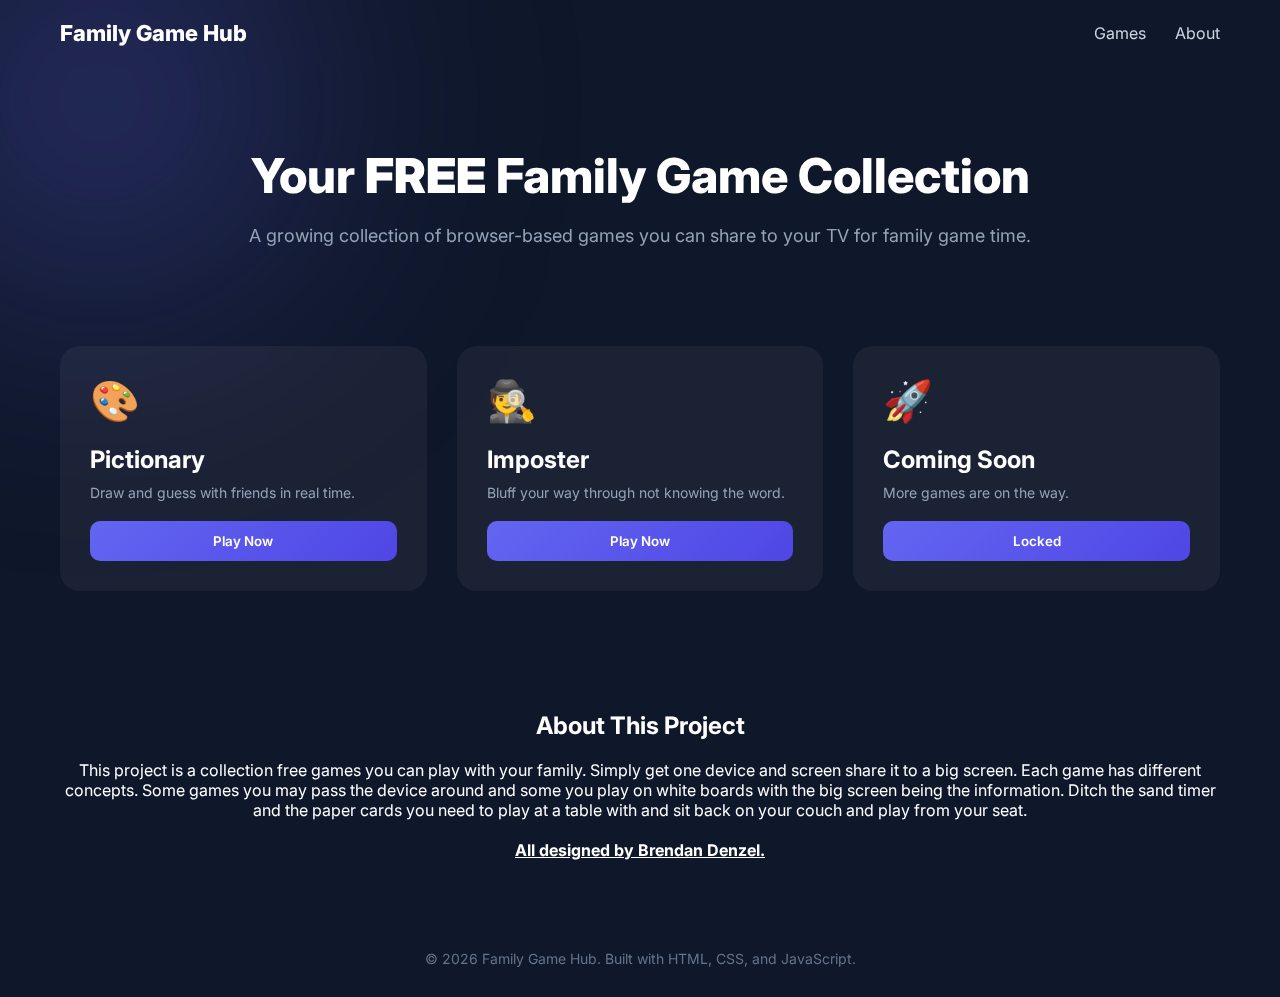
<file: index.html>
<!DOCTYPE html>
<html lang="en">
<head>
  <meta charset="UTF-8" />
  <meta name="viewport" content="width=device-width, initial-scale=1.0" />
  <title>Game Hub</title>
  <link rel="stylesheet" href="style.css" />
  <link href="https://fonts.googleapis.com/css2?family=Inter:wght@400;600;800&display=swap" rel="stylesheet">
</head>
<body>
  <div class="background-glow"></div>

  <header class="navbar">
    <div class="nav-logo">Family Game Hub</div>
    <nav class="nav-links">
      <a href="#games">Games</a>
      <a href="#about">About</a>
    </nav>
  </header>

  <main>
    <section class="hero">
      <h1>Your <strong>FREE</strong> Family Game Collection</h1>
      <p>A growing collection of browser-based games you can share to your TV for family game time.</p>
    </section>

    <section id="games" class="games-grid">
      <div class="game-card" onclick="goToGame('pictionary/index.html')">
        <div class="game-icon">🎨</div>
        <h2>Pictionary</h2>
        <p>Draw and guess with friends in real time.</p>
        <button>Play Now</button>
      </div>

      <div class="game-card" onclick="goToGame('imposter/index.html')">
        <div class="game-icon">🕵️</div>
        <h2>Imposter</h2>
        <p>Bluff your way through not knowing the word.</p>
        <button>Play Now</button>
      </div>

      <div class="game-card disabled">
        <div class="game-icon">🚀</div>
        <h2>Coming Soon</h2>
        <p>More games are on the way.</p>
        <button disabled>Locked</button>
      </div>
    </section>

    <section id="about" class="about">
      <h2>About This Project</h2>
      <p>This project is a collection free games you can play with your family. Simply get one device and screen share it to a big screen. Each game has different concepts. Some games you may pass the device around and some you play on white boards with the big screen being the information. Ditch the sand timer and the paper cards you need to play at a table with and sit back on your couch and play from your seat. </br> </br> <strong><u>All designed by Brendan Denzel.</u></strong></p>
    </section>
  </main>

  <footer>
    <p>© 2026 Family Game Hub. Built with HTML, CSS, and JavaScript.</p>
  </footer>

  <script src="script.js"></script>
</body>
</html>
</file>
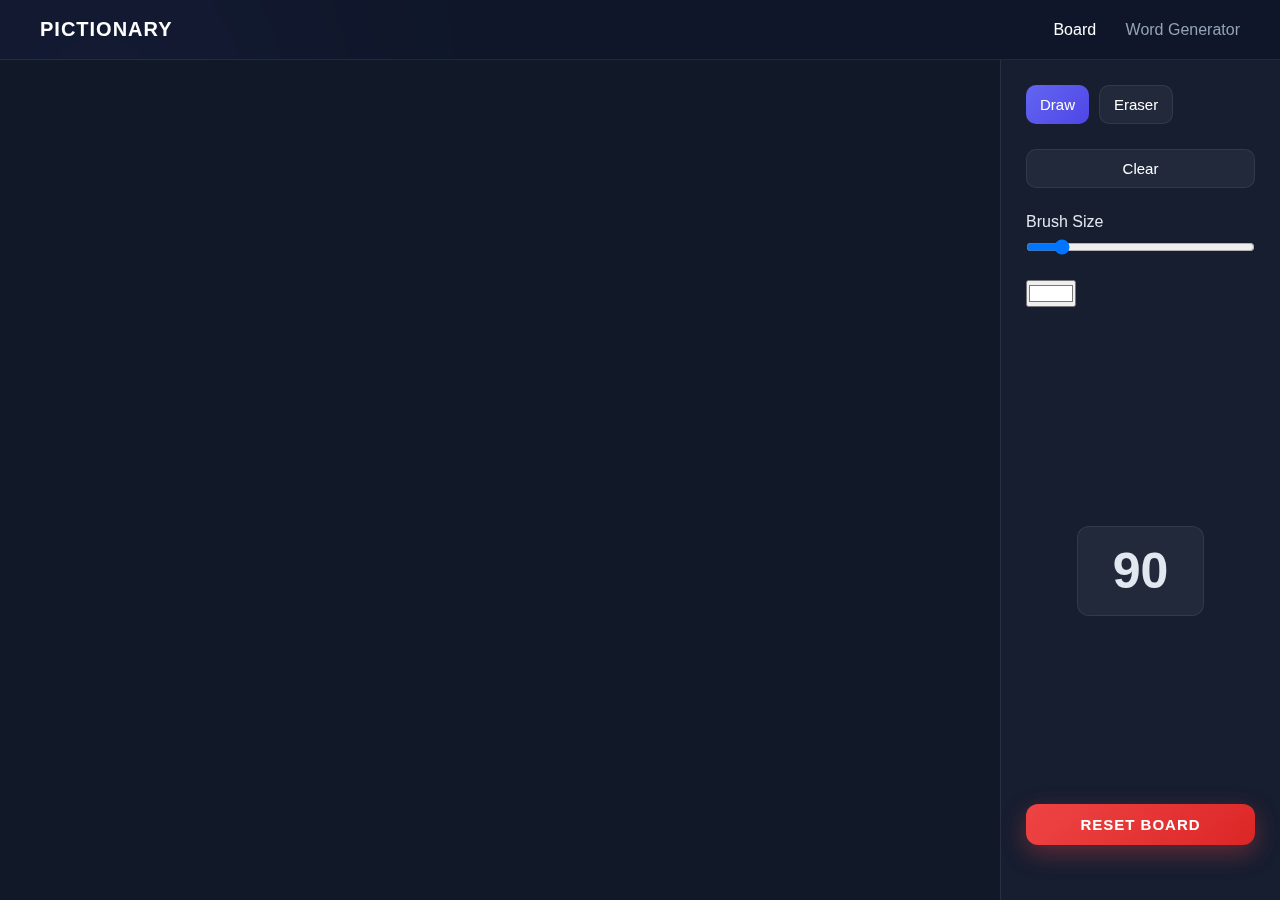
<file: pictionary/index.html>
<!DOCTYPE html>
<html lang="en">
<head>
  <meta charset="UTF-8">
 <meta name="viewport" content="width=device-width, initial-scale=1.0, viewport-fit=cover" />
  <title>Pictionary - Drawing Board</title>
  <link rel="stylesheet" href="style.css">
</head>
<body>

<nav class="top-nav">
  <a href="/familygamehub/index.html" class="nav-left">PICTIONARY</a>
  <div class="nav-right">
    <a href="index.html" class="active">Board</a>
    <a href="word-generator.html">Word Generator</a>
  </div>
</nav>

<div id="timeUpNotification">Time's Up!</div>


<div class="game-container">

  <div class="canvas-panel">
    <canvas id="drawingBoard"></canvas>
  </div>

 <div class="controls-panel">

  <div class="tool-toggle">
    <button id="drawBtn" class="activeTool">Draw</button>
    <button id="eraserBtn">Eraser</button>
  </div>

  <button id="clearBtn">Clear</button>

  <div class="tool-section">
    <label>Brush Size</label>
    <input type="range" id="brushSize" min="2" max="25" value="5">
  </div>

<div class="tool-section">
  <input type="color" id="colorPicker" value="#ffffff">
</div>

<div class="timer-section" data-tip="Start drawing to start the timer!">
  <div id="timerDisplay">90</div>
</div>

    <button id="resetBoardBtn" class="reset-board-btn">
    RESET BOARD
  </button>

</div>





</div>

<script src="script.js" defer></script>
</body>
</html>
</file>
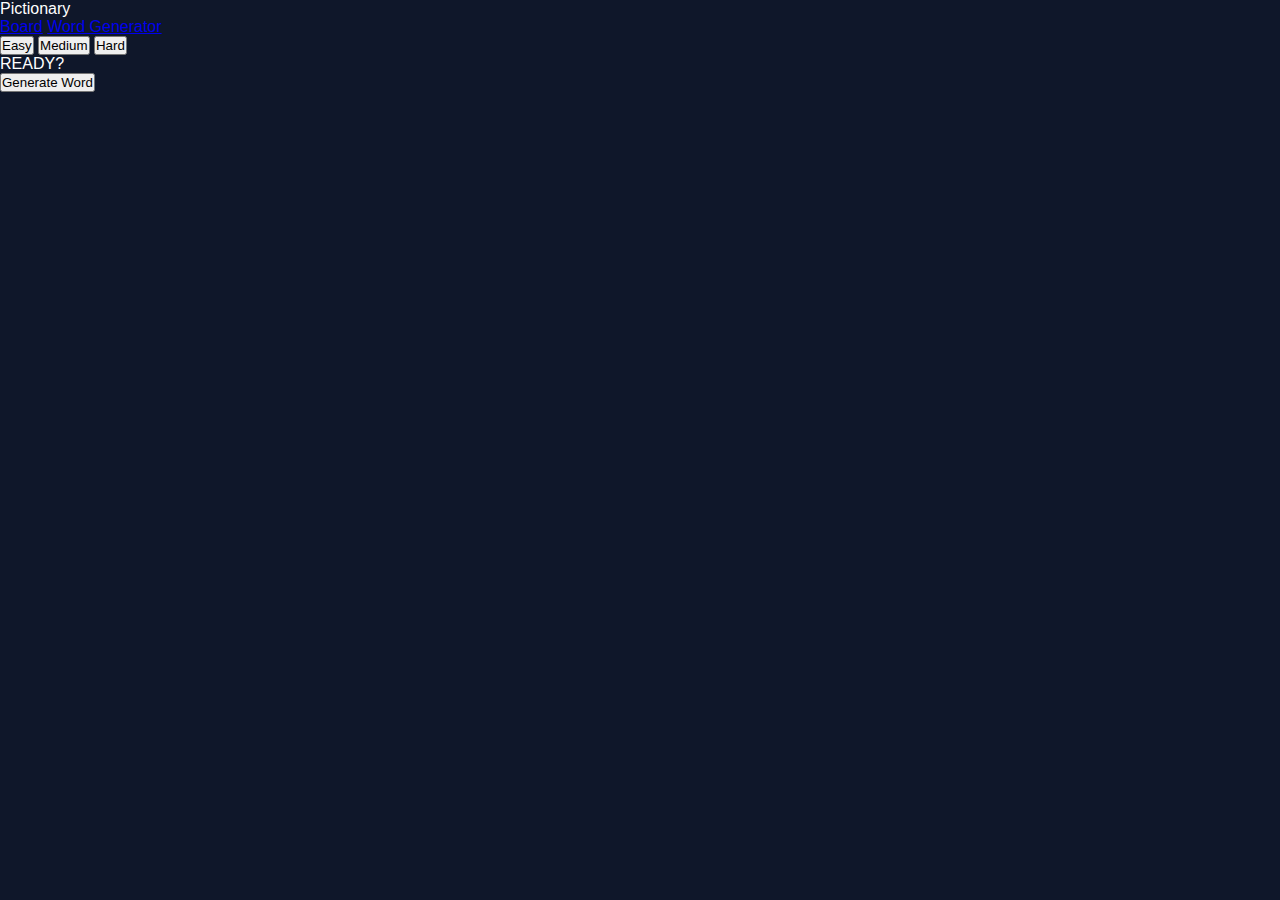
<file: word-generator.html>
<!DOCTYPE html>
<html lang="en">
<head>
  <meta charset="UTF-8">
  <title>Pictionary - Word Generator</title>
  <link rel="stylesheet" href="style.css">
</head>
<body>

<div class="page-wrapper">

<nav class="top-nav">
  <div class="nav-left">Pictionary</div>
  <div class="nav-right">
    <a href="index.html">Board</a>
    <a href="word-generator.html" class="active">Word Generator</a>
  </div>
</nav>

<div class="word-page">
  <div class="word-box">

    <div class="difficulty-buttons">
      <button class="difficulty active" data-level="easy">Easy</button>
      <button class="difficulty" data-level="medium">Medium</button>
      <button class="difficulty" data-level="hard">Hard</button>
    </div>

    <div id="wordDisplay">READY?</div>

    <button id="newWordBtn">Generate Word</button>

  </div>
</div>
</div>

<script src="word-generator.js"></script>
</body>
</html>
</file>
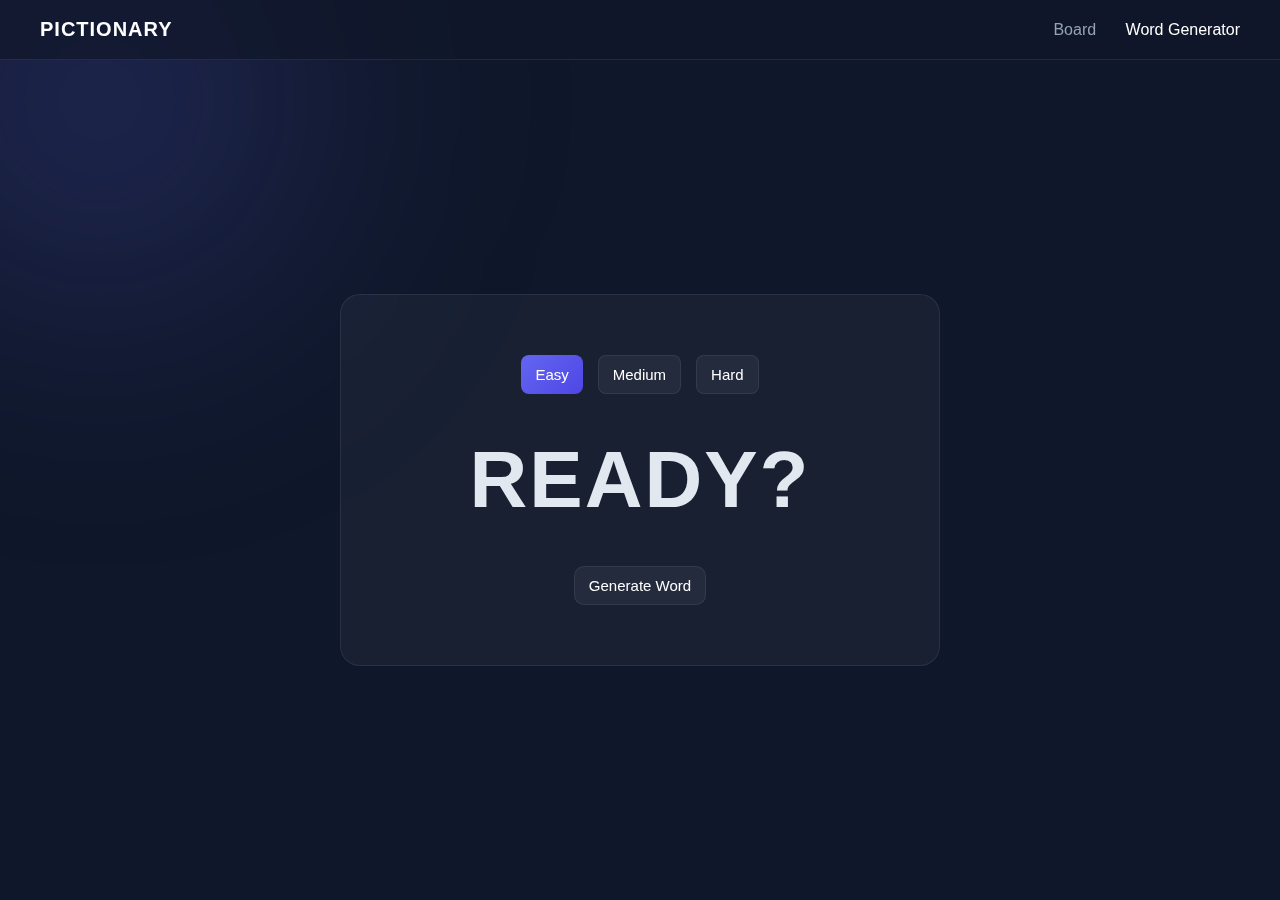
<file: pictionary/word-generator.html>
<!DOCTYPE html>
<html lang="en">
<head>
  <meta charset="UTF-8">
  <meta name="viewport" content="width=device-width, initial-scale=1.0, viewport-fit=cover" />
  <title>Pictionary - Word Generator</title>
  <link rel="stylesheet" href="style.css">
</head>
<body>

<div class="page-wrapper">

<nav class="top-nav">
  <a href="/familygamehub/index.html" class="nav-left">PICTIONARY</a>
  <div class="nav-right">
    <a href="index.html">Board</a>
    <a href="word-generator.html" class="active">Word Generator</a>
  </div>
</nav>

<div class="word-page">
  <div class="word-box">

    <div class="difficulty-buttons">
      <button class="difficulty active" data-level="easy">Easy</button>
      <button class="difficulty" data-level="medium">Medium</button>
      <button class="difficulty" data-level="hard">Hard</button>
    </div>

    <div id="wordDisplay">READY?</div>

    <button id="newWordBtn">Generate Word</button>

  </div>
</div>
</div>

<script src="word-generator.js"></script>
</body>
</html>
</file>
<file: style.css>
* {
  margin: 0;
  padding: 0;
  box-sizing: border-box;
  font-family: 'Inter', sans-serif;
}

body {
  background: #0f172a;
  color: white;
  min-height: 100vh;
  overflow-x: hidden;
}

.background-glow {
  position: fixed;
  width: 600px;
  height: 600px;
  background: radial-gradient(circle, rgba(99,102,241,0.4) 0%, transparent 70%);
  top: -200px;
  left: -200px;
  filter: blur(120px);
  z-index: -1;
}

.navbar {
  display: flex;
  justify-content: space-between;
  align-items: center;
  padding: 20px 60px;
  backdrop-filter: blur(10px);
}

.nav-logo {
  font-weight: 800;
  font-size: 22px;
}

.nav-links a {
  margin-left: 25px;
  text-decoration: none;
  color: #cbd5e1;
  transition: 0.3s ease;
}

.nav-links a:hover {
  color: white;
}

.hero {
  text-align: center;
  padding: 80px 20px 40px;
}

.hero h1 {
  font-size: 48px;
  font-weight: 800;
  margin-bottom: 20px;
}

.hero p {
  font-size: 18px;
  color: #94a3b8;
}

.games-grid {
  display: grid;
  grid-template-columns: repeat(auto-fit, minmax(280px, 1fr));
  gap: 30px;
  padding: 60px;
}

.game-card {
  background: rgba(255,255,255,0.05);
  border-radius: 20px;
  padding: 30px;
  backdrop-filter: blur(12px);
  transition: all 0.3s ease;
  cursor: pointer;
  display: flex;
  flex-direction: column;
  justify-content: space-between;
}

.game-card:hover {
  transform: translateY(-10px);
  box-shadow: 0 20px 40px rgba(0,0,0,0.4);
}

.game-card h2 {
  margin: 20px 0 10px;
}

.game-card p {
  color: #94a3b8;
  font-size: 14px;
  margin-bottom: 20px;
}

.game-icon {
  font-size: 40px;
}

.game-card button {
  padding: 12px;
  border-radius: 10px;
  border: none;
  background: linear-gradient(135deg, #6366f1, #4f46e5);
  color: white;
  font-weight: 600;
  cursor: pointer;
  transition: 0.3s ease;
}

.game-card button:hover {
  transform: scale(1.05);
}

.game-card.disabled {
  opacity: 0.5;
  cursor: not-allowed;
}

.about {
  padding: 60px;
  text-align: center;
}

.about h2 {
  margin-bottom: 20px;
}

footer {
  text-align: center;
  padding: 30px;
  color: #64748b;
  font-size: 14px;
}

@media (max-width: 768px) {
  .navbar {
    padding: 20px;
  }

  .games-grid {
    padding: 30px;
  }

  .hero h1 {
    font-size: 36px;
  }
}
</file>
<file: pictionary/style.css>
/* ============================= */
/* GLOBAL RESET */
/* ============================= */

* {
  margin: 0;
  padding: 0;
  box-sizing: border-box;
  font-family: 'Inter', sans-serif;
}

html, body {
  overflow: hidden;
  height: 100%;
  width: 100%;
  touch-action: none;
}

body {
  background: #0f172a;
  color: #e2e8f0;
}

/* Soft background glow */
body::before {
  content: "";
  position: fixed;
  width: 600px;
  height: 600px;
  background: radial-gradient(circle, rgba(99,102,241,0.3) 0%, transparent 70%);
  top: -200px;
  left: -200px;
  filter: blur(120px);
  z-index: -1;
}

/* ============================= */
/* TOP NAVIGATION */
/* ============================= */

.top-nav {
  height: 60px;
  display: flex;
  justify-content: space-between;
  align-items: center;
  padding: 0 40px;
  background: rgba(15, 23, 42, 0.7);
  backdrop-filter: blur(10px);
  border-bottom: 1px solid rgba(255,255,255,0.08);
}

.nav-left {
  text-decoration: none;
  color: white;
  cursor: pointer;
  font-size: 20px;
  font-weight: 700;
  letter-spacing: 1px;
  transition: 0.2s ease;
}

.nav-left:hover {
  opacity: 0.8;
}

.nav-right a {
  color: #94a3b8;
  text-decoration: none;
  margin-left: 25px;
  padding-bottom: 4px;
  transition: 0.2s ease;
}

.nav-right a:hover,
.nav-right .active {
  color: white;
}

/* ============================= */
/* GAME LAYOUT */
/* ============================= */

.game-container {
  display: grid;
  grid-template-columns: 1fr 280px;
  height: calc(100vh - 60px);
}

.canvas-panel {
  background: #0b1120;
}

canvas {
  display: block;
  width: 100%;
  height: 100%;
  background: #111827;
  cursor: crosshair;
  user-select: none;
}

/* ============================= */
/* CONTROLS PANEL */
/* ============================= */

.controls-panel {
  padding: 25px;
  display: flex;
  flex-direction: column;
  gap: 25px;
  background: rgba(255,255,255,0.03);
  backdrop-filter: blur(15px);
  border-left: 1px solid rgba(255,255,255,0.08);
}

/* Buttons Modernized */
button {
  background: rgba(255,255,255,0.05);
  border: 1px solid rgba(255,255,255,0.08);
  color: white;
  padding: 10px 14px;
  border-radius: 10px;
  cursor: pointer;
  font-size: 15px;
  transition: all 0.2s ease;
}

button:hover {
  background: rgba(255,255,255,0.12);
  transform: translateY(-2px);
}

button:active {
  transform: translateY(0px);
}

/* Tool Section */
.tool-section {
  display: flex;
  flex-direction: column;
  gap: 8px;
}

.tool-toggle {
  display: flex;
  gap: 10px;
}

.activeTool {
  background: linear-gradient(135deg, #6366f1, #4f46e5);
  border: none;
}

/* ============================= */
/* RESET BUTTON */
/* ============================= */

.reset-board-btn {
  margin-top: auto;
  transform: translateY(-30px);
  padding: 12px;
  font-weight: 600;
  letter-spacing: 1px;
  border-radius: 12px;
  background: linear-gradient(135deg, #ef4444, #dc2626);
  border: none;
  color: white;
  box-shadow: 0 8px 25px rgba(239,68,68,0.35);
  transition: all 0.25s ease;
}

.reset-board-btn:hover {
  background: linear-gradient(135deg, #f87171, #ef4444);
  transform: translateY(-34px);
  box-shadow: 0 12px 30px rgba(239,68,68,0.45);
}

.reset-board-btn:active {
  transform: translateY(-30px);
  box-shadow: 0 6px 18px rgba(239,68,68,0.35);
}

/* ============================= */
/* WORD PAGE */
/* ============================= */

.word-page {
  height: calc(100vh - 60px);
  display: flex;
  justify-content: center;
  align-items: center;
}

.word-box {
  background: rgba(255,255,255,0.04);
  border: 1px solid rgba(255,255,255,0.08);
  padding: 60px;
  border-radius: 20px;
  text-align: center;
  min-width: 600px;
  min-height: 250px;
  backdrop-filter: blur(20px);
}

#wordDisplay {
  font-size: 80px;
  margin-bottom: 40px;
  font-weight: 800;
  letter-spacing: 2px;
}

.difficulty-buttons {
  display: flex;
  gap: 15px;
  margin-bottom: 40px;
  justify-content: center;
}

.difficulty {
  border-radius: 8px;
}

.difficulty.active {
  background: linear-gradient(135deg, #6366f1, #4f46e5);
  border: none;
}

/* ============================= */
/* TIMER */
/* ============================= */

.timer-section {
  display: flex;
  flex-direction: column;
  gap: 12px;
  margin-top: auto;
  align-items: center;
}

#timerDisplay {
  font-size: 50px;
  font-weight: bold;
  background: rgba(255,255,255,0.05);
  border-radius: 12px;
  padding: 15px 35px;
  border: 1px solid rgba(255,255,255,0.08);
}

/* ============================= */
/* TIME UP NOTIFICATION */
/* ============================= */

#timeUpNotification {
  position: fixed;
  top: 70px;
  left: 50%;
  transform: translateX(-50%) translateY(-100%);
  background: linear-gradient(135deg, #ef4444, #dc2626);
  color: white;
  padding: 12px 25px;
  border-radius: 10px;
  font-weight: bold;
  font-size: 15px;
  box-shadow: 0 10px 30px rgba(239,68,68,0.4);
  transition: transform 0.4s ease, opacity 0.4s ease;
  opacity: 0;
  z-index: 1000;
}

#timeUpNotification.show {
  transform: translateX(-50%) translateY(0);
  opacity: 1;
}

/* ============================= */
/* LANDSCAPE MODE: MOVE SIDEBAR TO BOTTOM */
/* Paste at the BOTTOM of your CSS */
/* ============================= */

/* Trigger when the screen is short (typical phone landscape) OR true landscape */
@media (hover: none) and (pointer: coarse) {

  /* turn 2-column layout into 2-row layout */
  .game-container {
    grid-template-columns: 1fr !important;
    grid-template-rows: 1fr auto !important; /* canvas on top, controls bottom */
    height: calc(100vh - 60px);
  }

  /* remove the sidebar look */
  .controls-panel {
    border-left: none;
    border-top: 1px solid rgba(255,255,255,0.08);
    padding: 12px 14px;
    gap: 12px;

    /* horizontal bar */
    flex-direction: row;
    align-items: center;
    flex-wrap: wrap;

    /* “bottom bar” feel */
    background: rgba(15, 23, 42, 0.65);
    backdrop-filter: blur(16px);
  }

  /* each tool section becomes a small horizontal group */
  .tool-section {
    flex-direction: row;
    align-items: center;
    gap: 10px;
    padding: 8px 10px;
    border-radius: 14px;
    background: rgba(255,255,255,0.03);
    border: 1px solid rgba(255,255,255,0.08);
  }

  /* toggles can wrap but stay horizontal */
  .tool-toggle {
    flex-wrap: wrap;
    gap: 8px;
  }

  /* make controls compact so they fit in one bar */
  button {
    padding: 10px 12px;
    font-size: 14px;
    border-radius: 10px;
  }

  /* reset button should NOT float upward in bar layout */
  .reset-board-btn {
    margin-top: 0;
    transform: none;
    padding: 10px 12px;
    border-radius: 12px;
    box-shadow: 0 6px 18px rgba(239,68,68,0.30);
  }
  .reset-board-btn:hover { transform: none; }
  .reset-board-btn:active { transform: none; }

  /* keep canvas as big as possible */
  .canvas-panel {
    min-height: 0;
  }

  canvas {
    cursor: default; /* phones */
  }
}


/* ============================= */
/* PHONE PORTRAIT ONLY: make bottom bar bigger */
/* ============================= */

@media (hover: none) and (pointer: coarse) and (orientation: portrait) {

  .controls-panel {
    padding: 20px 18px;
    gap: 18px;
    min-height: 120px; /* makes the bar taller */
  }

  .tool-section {
    padding: 12px 14px;
    gap: 14px;
  }

  button {
    padding: 14px 18px;
    font-size: 16px;
  }

.controls-panel {
  justify-content: center;   /* centers left → right */
  align-items: center;       /* centers top → bottom */
  text-align: center;
}

.controls-panel {
  justify-content: center;   /* centers left → right */
  align-items: center;       /* centers top → bottom */
  text-align: center;
}

.reset-board-btn {
  padding: 16px 22px;
  font-size: 20px;
  font-weight: 700;
}

}

/* ============================= */
/* PHONE LANDSCAPE ONLY — make bottom bar smaller */
/* ============================= */

@media (hover: none) and (pointer: coarse) and (orientation: landscape) {

  .controls-panel {
    padding: 8px 10px !important;
    gap: 8px !important;
    min-height: 70px; /* smaller bar height */
  }

  .tool-section {
    padding: 6px 8px !important;
    gap: 8px !important;
  }

  button {
    padding: 8px 10px !important;
    font-size: 13px !important;
  }

  .reset-board-btn {
    padding: 10px 12px !important;
    font-size: 14px !important;
  }

 .reset-board-btn {
  margin-left: 20px;
}

#timerDisplay {
    padding: 15px 30px;
    font-size: 28px;
    border-radius: 10px;
  }

  .controls-panel {
    justify-content: center;   /* centers left → right */
    align-items: center;       /* centers vertically */
    text-align: center;
  }

}


/* ============================= */
/* SHORTEN NAV TEXT ON PHONE PORTRAIT */
/* ============================= */

@media (hover: none) and (pointer: coarse) and (orientation: portrait) {

/* Force nav links to stay horizontal */
.nav-right {
  display: flex;
  align-items: center;
  gap: 18px;          /* spacing between links */
  flex-wrap: nowrap;  /* never stack */
  white-space: nowrap;
}

/* If you keep gap, remove the margin-left spacing */
.nav-right a {
  margin-left: 0;
}

  .nav-right a[href*="word-generator"] {
    font-size: 16px;
  }

  .nav-right a[href*="word-generator"]::after {
    content: "Word Generator";
  }

  .nav-right a[href*="word-generator"] {
    color: transparent;
    position: relative;
    white-space: nowrap;
  }

  .nav-right a[href*="word-generator"]::after {
    position: absolute;
    left: 0;
    color: #e2e8f0;
  }

}

/* ============================= */
/* WORD GENERATOR: MOBILE FIX */
/* Paste at the BOTTOM */
/* ============================= */

@media (pointer: coarse), (hover: none), (max-width: 900px) {
  /* reduce huge top padding / center spacing */
  .page,
  .word-page,
  main {
    padding: 16px !important;
  }

  /* if you have a big centered box like .word-box */
  .word-box,
  .card,
  .panel {
    width: 100% !important;
    min-width: 0 !important;
    padding: 22px 18px !important;
    border-radius: 18px !important;
  }

  /* reduce the giant READY text */
  h1,
  .title,
  #wordDisplay,
  .readyText {
    font-size: 44px !important;
    letter-spacing: 1px !important;
    line-height: 1.05 !important;
  }

  /* difficulty row should wrap nicely */
  .difficulty-buttons,
  .tool-toggle {
    gap: 10px !important;
    flex-wrap: wrap !important;
    justify-content: center !important;
  }

  /* buttons slightly smaller */
  button,
  .btn {
    padding: 12px 14px !important;
    font-size: 15px !important;
    border-radius: 12px !important;
  }

  /* make the generate button not feel tiny */
  .generateBtn,
  #generateWordBtn {
    width: 100% !important;
    max-width: 320px !important;
  }

  /* stop “full viewport height” sections causing weird centering */
  .word-page,
  .page {
    height: auto !important;
    min-height: calc(100vh - 60px) !important;
    align-items: flex-start !important;
    justify-content: flex-start !important;
  }
}

/* ============================= */
/* CENTER WHOLE BOX ON MOBILE */
/* ============================= */

@media (pointer: coarse), (hover: none), (max-width: 900px) {

  /* main wrapper should center content */
  .page,
  .word-page,
  main {
    display: flex !important;
    justify-content: center !important;
    align-items: center !important;
    min-height: calc(100vh - 60px) !important;
    padding: 16px !important;
  }

  /* keep the box nicely sized */
  .word-box,
  .card {
    width: 100% !important;
    max-width: 420px !important;
    min-width: 0 !important;
  }

}

/* ============================= */
/* CENTER WHOLE BOX ON MOBILE */
/* ============================= */

@media (pointer: coarse), (hover: none), (max-width: 900px) {

  /* main wrapper should center content */
  .page,
  .word-page,
  main {
    display: flex !important;
    justify-content: center !important;
    align-items: center !important;
    min-height: calc(100vh - 60px) !important;
    padding: 16px !important;
  }

  /* keep the box nicely sized */
  .word-box,
  .card {
    width: 100% !important;
    max-width: 420px !important;
    min-width: 0 !important;
  }

}

/* ============================= */
/* MOBILE LANDSCAPE: COMPACT MODE */
/* ============================= */
@media (pointer: coarse) and (orientation: landscape),
       (max-width: 900px) and (orientation: landscape) {

  /* Less padding so it fits short height screens */
  .page,
  .word-page,
  main {
    padding: 8px !important;
    min-height: calc(100vh - 60px) !important;
  }

  /* Make the box shorter + narrower */
  .word-box,
  .card {
    max-width: 560px !important;
    width: min(560px, 96vw) !important;
    padding: 18px !important;
    min-height: 0 !important;
  }

  /* Shrink the big word/READY text */
  #wordDisplay {
    font-size: 46px !important;
    margin: 10px 0 14px !important;
  }

  /* Tighten button rows */
  .difficulty-buttons {
    gap: 10px !important;
    margin-bottom: 14px !important;
    flex-wrap: wrap;
  }

  button {
    padding: 10px 12px !important;
    font-size: 14px !important;
  }

  /* If you have a timer on this page too */
  #timerDisplay {
    font-size: 34px !important;
    padding: 10px 18px !important;
  }

  /* keep everything on ONE LINE in phone landscape */
.controls-panel {
  flex-wrap: nowrap !important;     /* 🚫 no wrapping */
  justify-content: center !important;
  gap: 6px !important;              /* slightly tighter */
  overflow-x: auto;                 /* if it ever can't fit, scroll instead of wrap */
  -webkit-overflow-scrolling: touch;
}

/* prevent any tool-section from forcing a wrap */
.tool-section {
  flex: 0 0 auto;
  white-space: nowrap;
}

/* make buttons slightly more compact */
button {
  flex: 0 0 auto;
  padding: 8px 9px !important;
  font-size: 12.5px !important;
}

/* reset should stay inline, never centered on its own line */
.reset-board-btn {
  flex: 0 0 auto;
  margin-left: 10px !important;
  white-space: nowrap;
}

/* optional: hide scrollbar for a cleaner look */
.controls-panel::-webkit-scrollbar {
  height: 0;
}
}

/* ============================= */
/* MOBILE NAV SPACING FIX */
/* ============================= */
@media (pointer: coarse), (hover: none), (max-width: 900px) {

  .top-nav {
    padding-left: 20px !important;  /* 👈 more space before logo */
    padding-right: 14px !important;
  }

}
</file>
